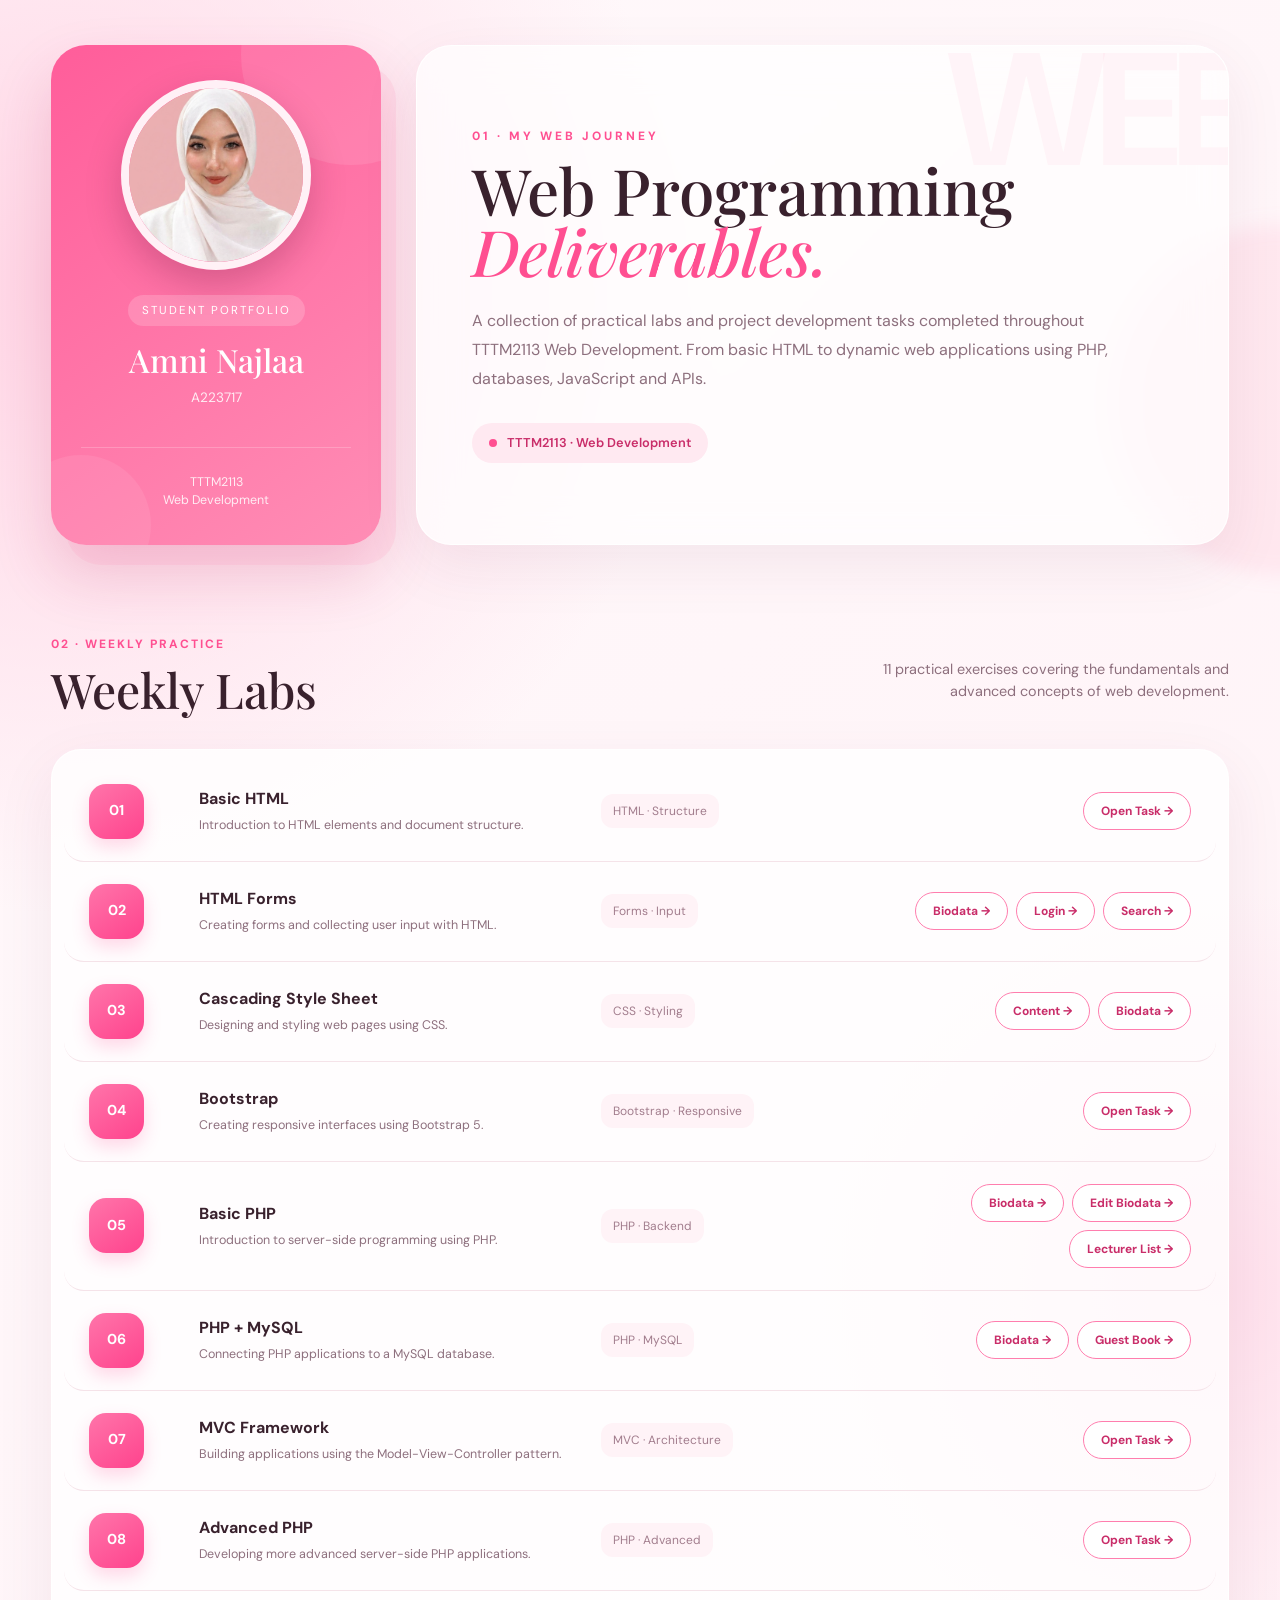
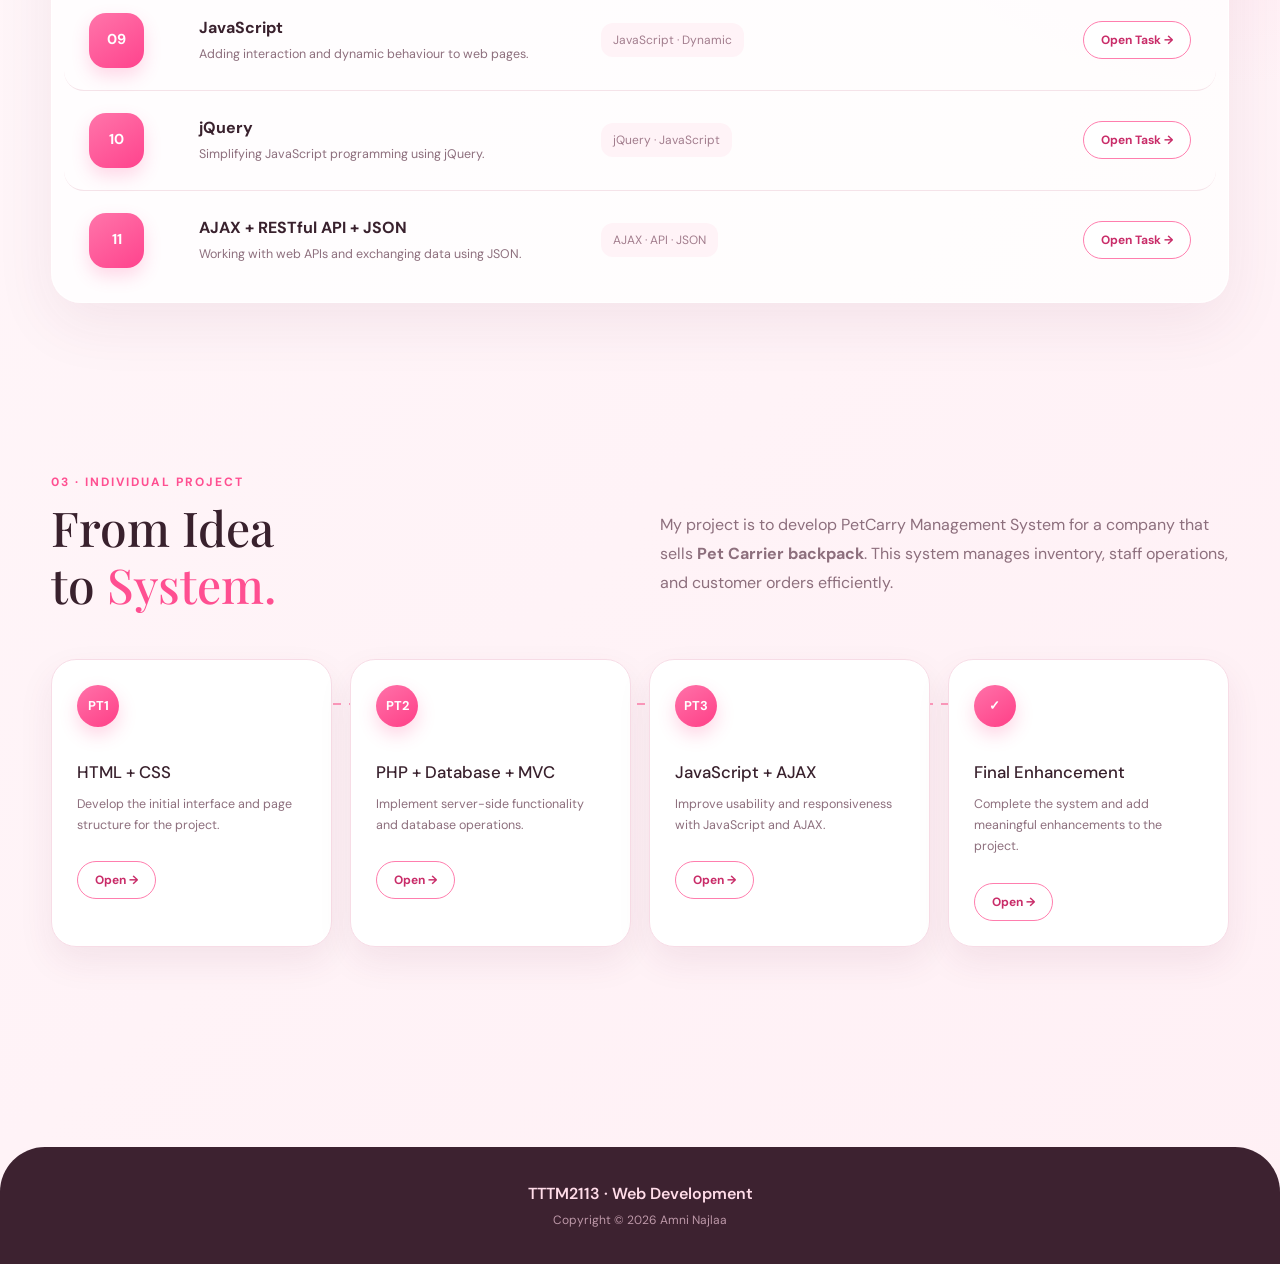
<file: index.html>
<!DOCTYPE html>
<html lang="en">

<head>
  <meta charset="utf-8">
  <meta name="viewport" content="width=device-width, initial-scale=1">

  <title>TTTM2113 Web Development Deliverables</title>

  <!-- Google Fonts -->
  <link href="https://fonts.googleapis.com/css2?family=DM+Sans:wght@400;500;600;700&family=Playfair+Display:ital,wght@0,600;1,400&display=swap" rel="stylesheet">

  <!-- Bootstrap -->
  <link href="https://cdn.jsdelivr.net/npm/bootstrap@5.3.8/dist/css/bootstrap.min.css" rel="stylesheet">

  <style>

    :root {
      --pink: #ff4f91;
      --pink-dark: #c92d69;
      --pink-light: #ffe9f1;
      --pink-soft: #fff7fa;
      --dark: #39212d;
      --muted: #8d6f7d;
      --white: #ffffff;
    }

    * {
      box-sizing: border-box;
    }

    body {
      margin: 0;
      font-family: 'DM Sans', sans-serif;
      color: var(--dark);

      background:
        radial-gradient(circle at 5% 10%, #ffd5e5 0, transparent 22%),
        radial-gradient(circle at 95% 45%, #ffe0ec 0, transparent 20%),
        linear-gradient(135deg, #fff9fb, #fff0f5);

      min-height: 100vh;
      overflow-x: hidden;
    }


    /* =====================================
       DECORATIVE BACKGROUND
    ====================================== */

    body::before {
      content: "";
      position: fixed;

      width: 350px;
      height: 350px;

      border-radius: 50%;

      top: 25%;
      right: -180px;

      background: rgba(255, 105, 160, .10);

      filter: blur(10px);

      pointer-events: none;
    }


    /* =====================================
       MAIN WRAPPER
    ====================================== */

    .main-wrapper {
      width: min(1250px, 92%);
      margin: auto;
      padding: 45px 0 80px;
    }


    /* =====================================
       PROFILE SECTION
    ====================================== */

    .profile-layout {
      display: grid;

      grid-template-columns: 330px 1fr;

      gap: 35px;

      align-items: stretch;

      margin-bottom: 90px;
    }


    /* Profile card */

    .profile-card {
      position: relative;

      min-height: 500px;

      padding: 35px 30px;

      border-radius: 35px;

      background:
        linear-gradient(
          145deg,
          #ff5d9a,
          #ff8db5
        );

      color: white;

      box-shadow:
        15px 20px 0 rgba(255, 125, 170, .12),
        0 30px 60px rgba(190, 47, 100, .20);

      overflow: hidden;
    }


    .profile-card::before {
      content: "";

      position: absolute;

      width: 220px;
      height: 220px;

      border-radius: 50%;

      background: rgba(255,255,255,.10);

      top: -100px;
      right: -80px;
    }


    .profile-card::after {
      content: "";

      position: absolute;

      width: 140px;
      height: 140px;

      border-radius: 50%;

      background: rgba(255,255,255,.08);

      bottom: -50px;
      left: -40px;
    }


    .profile-content {
      position: relative;
      z-index: 2;
      height: 100%;

      display: flex;
      flex-direction: column;
      align-items: center;
      text-align: center;
    }


    .profile-img {
      width: 190px;
      height: 190px;

      object-fit: cover;

      border-radius: 50%;

      border: 8px solid rgba(255,255,255,.9);

      box-shadow:
        0 15px 35px rgba(100, 20, 55, .25);

      margin-bottom: 25px;
    }


    .profile-tag {
      font-size: .72rem;
      letter-spacing: 2px;
      text-transform: uppercase;

      background: rgba(255,255,255,.18);

      padding: 7px 14px;

      border-radius: 30px;

      margin-bottom: 15px;
    }


    .profile-name {
      font-family: 'Playfair Display', serif;

      font-size: 2rem;

      margin-bottom: 8px;
    }


    .profile-id {
      font-size: .85rem;
      opacity: .85;
    }


    .profile-bottom {
      margin-top: auto;

      width: 100%;

      padding-top: 25px;

      border-top: 1px solid rgba(255,255,255,.25);

      font-size: .78rem;

      opacity: .85;
    }


    /* =====================================
       INTRO AREA
    ====================================== */

    .intro {
      position: relative;

      padding: 55px 55px;

      border-radius: 35px;

      background: rgba(255,255,255,.70);

      backdrop-filter: blur(20px);

      border: 1px solid rgba(255,255,255,.9);

      box-shadow:
        0 20px 60px rgba(120, 40, 75, .08);

      overflow: hidden;

      display: flex;
      flex-direction: column;
      justify-content: center;
    }


    .intro::before {
      content: "WEB";

      position: absolute;

      right: -30px;
      top: -55px;

      font-size: 10rem;

      font-weight: 700;

      color: rgba(255, 85, 145, .055);

      letter-spacing: -10px;
    }


    .small-heading {
      color: var(--pink);

      text-transform: uppercase;

      letter-spacing: 3px;

      font-size: .75rem;

      font-weight: 700;

      margin-bottom: 15px;
    }


    .intro h1 {
      font-family: 'Playfair Display', serif;

      font-size: clamp(3rem, 5vw, 5.5rem);

      line-height: .95;

      margin-bottom: 25px;

      max-width: 800px;
    }


    .intro h1 span {
      color: var(--pink);
      font-style: italic;
    }


    .intro-text {
      max-width: 650px;

      color: var(--muted);

      line-height: 1.8;

      margin-bottom: 30px;
    }


    .course-pill {
      display: inline-flex;

      align-items: center;

      gap: 10px;

      width: fit-content;

      padding: 10px 17px;

      border-radius: 50px;

      background: var(--pink-light);

      color: var(--pink-dark);

      font-size: .8rem;

      font-weight: 600;
    }


    .course-dot {
      width: 8px;
      height: 8px;

      border-radius: 50%;

      background: var(--pink);
    }


    /* =====================================
       SECTION HEADER
    ====================================== */

    .section-header {
      display: flex;

      justify-content: space-between;

      align-items: end;

      margin-bottom: 30px;
    }


    .section-number {
      font-size: .75rem;

      letter-spacing: 2px;

      color: var(--pink);

      font-weight: 700;

      margin-bottom: 8px;
    }


    .section-header h2 {
      font-family: 'Playfair Display', serif;

      font-size: 3rem;

      margin: 0;
    }


    .section-description {
      color: var(--muted);

      font-size: .9rem;

      max-width: 350px;

      text-align: right;
    }


    /* =====================================
       LAB TABLE
    ====================================== */

    .lab-board {
      background: rgba(255,255,255,.78);

      border-radius: 30px;

      padding: 12px;

      box-shadow:
        0 20px 60px rgba(120, 40, 75, .08);

      border: 1px solid rgba(255,255,255,.9);
    }


    .lab-row {
      position: relative;

      display: grid;

      grid-template-columns: 90px 1fr 270px 300px;

      align-items: center;

      gap: 20px;

      padding: 22px 25px;

      border-radius: 20px;

      transition: .3s ease;

      border-bottom: 1px solid #f5e3e9;
    }


    .lab-row:last-child {
      border-bottom: none;
    }


    .lab-row:hover {
      background: linear-gradient(
        90deg,
        #fff0f5,
        #fff8fa
      );

      transform: translateX(7px);

      box-shadow:
        0 10px 25px rgba(255, 91, 150, .08);
    }


    .lab-number {
      width: 55px;
      height: 55px;

      display: flex;

      align-items: center;
      justify-content: center;

      border-radius: 17px;

      background:
        linear-gradient(
          145deg,
          #ff75aa,
          #ff438d
        );

      color: white;

      font-weight: 700;

      font-size: .9rem;

      box-shadow:
        0 8px 18px rgba(255, 67, 141, .20);
    }


    .lab-title {
      font-weight: 700;

      font-size: 1rem;

      margin-bottom: 5px;
    }


    .lab-desc {
      color: var(--muted);

      font-size: .78rem;

      margin: 0;

      line-height: 1.5;
    }


    .lab-tech {
      color: #a27d8d;

      font-size: .75rem;

      background: #fff3f7;

      padding: 8px 12px;

      border-radius: 12px;

      width: fit-content;
    }


    .lab-button {
      display: flex;
      flex-wrap: wrap;
      gap: 8px;
      justify-content: flex-end;
    }


    .open-btn {
      display: inline-block;

      padding: 9px 17px;

      border-radius: 50px;

      text-decoration: none;

      background: #fff;

      border: 1px solid #ff7eae;

      color: var(--pink-dark);

      font-size: .75rem;

      font-weight: 700;

      transition: .3s ease;
    }


    .open-btn:hover {
      color: white;

      background: var(--pink);

      transform: translateY(-2px);

      box-shadow:
        0 8px 18px rgba(255, 67, 141, .20);
    }


    /* =====================================
       PROJECT SECTION
    ====================================== */

    .project-section {
      margin-top: 100px;

      padding: 70px 0 20px;
    }


    .project-intro {
      display: grid;

      grid-template-columns: 1fr 1fr;

      gap: 40px;

      margin-bottom: 45px;
    }


    .project-intro h2 {
      font-family: 'Playfair Display', serif;

      font-size: 3rem;

      margin: 0;
    }


    .project-intro p {
      color: var(--muted);

      line-height: 1.8;

      align-self: end;
    }


    /* Project roadmap */

    .project-roadmap {
      position: relative;

      display: grid;

      grid-template-columns: repeat(4, 1fr);

      gap: 18px;
    }


    .project-roadmap::before {
      content: "";

      position: absolute;

      top: 44px;

      left: 9%;

      right: 9%;

      height: 2px;

      background:
        repeating-linear-gradient(
          90deg,
          #ff9cbe 0 8px,
          transparent 8px 16px
        );

      z-index: 0;
    }


    .project-card {
      position: relative;

      z-index: 1;

      min-height: 280px;

      padding: 25px;

      border-radius: 25px;

      background: white;

      border: 1px solid #f7dce6;

      box-shadow:
        0 15px 35px rgba(120, 40, 75, .08);

      transition: .35s ease;
    }


    .project-card:hover {
      transform: translateY(-10px) rotate(-1deg);

      box-shadow:
        0 25px 50px rgba(255, 70, 140, .15);
    }


    .project-icon {
      width: 42px;
      height: 42px;

      border-radius: 50%;

      display: flex;

      align-items: center;
      justify-content: center;

      background:
        linear-gradient(
          145deg,
          #ff72a9,
          #ff3f87
        );

      color: white;

      font-weight: 700;

      font-size: .8rem;

      margin-bottom: 35px;

      box-shadow:
        0 8px 18px rgba(255, 63, 135, .22);
    }


    .project-card h3 {
      font-size: 1.05rem;

      margin-bottom: 12px;
    }


    .project-card p {
      color: var(--muted);

      font-size: .78rem;

      line-height: 1.7;

      margin-bottom: 25px;
    }


    /* =====================================
       FOOTER
    ====================================== */

    footer {
      margin-top: 100px;

      padding: 35px 0;

      text-align: center;

      background: #3d2230;

      color: #ffdce8;

      border-radius: 45px 45px 0 0;
    }


    footer .copyright {
      color: #bd98a8;

      font-size: .75rem;

      margin-top: 5px;
    }


    /* =====================================
       RESPONSIVE
    ====================================== */

    @media (max-width: 1000px) {

      .profile-layout {
        grid-template-columns: 260px 1fr;
      }

      .lab-row {
        grid-template-columns: 70px 1fr 240px;
      }

      .lab-tech {
        display: none;
      }

      .project-roadmap {
        grid-template-columns: repeat(2, 1fr);
      }

      .project-roadmap::before {
        display: none;
      }

    }


    @media (max-width: 768px) {

      .main-wrapper {
        width: 90%;
        padding-top: 25px;
      }

      .profile-layout {
        grid-template-columns: 1fr;
      }

      .profile-card {
        min-height: 430px;
      }

      .intro {
        padding: 40px 30px;
      }

      .intro h1 {
        font-size: 3rem;
      }

      .section-header {
        display: block;
      }

      .section-description {
        text-align: left;

        margin-top: 10px;
      }

      .lab-row {
        grid-template-columns: 55px 1fr;

        gap: 15px;

        padding: 18px 15px;
      }

      .lab-button {
        grid-column: 2;

        justify-content: flex-start;
      }

      .project-intro {
        grid-template-columns: 1fr;
      }

      .project-roadmap {
        grid-template-columns: 1fr;
      }

    }

  </style>
</head>


<body>


  <main class="main-wrapper">


    <!-- ==================================
         PROFILE + INTRO
    =================================== -->

    <section class="profile-layout">


      <!-- PROFILE -->

      <div class="profile-card">

        <div class="profile-content">

          <img
            src="face.jpg"
            alt="Student photo"
            class="profile-img"
          >

          <div class="profile-tag">
            Student Portfolio
          </div>

          <h2 class="profile-name">
            Amni Najlaa
          </h2>

          <p class="profile-id">
            A223717
          </p>

          <div class="profile-bottom">
            TTTM2113<br>
            Web Development
          </div>

        </div>

      </div>


      <!-- INTRO -->

      <div class="intro">

        <div class="small-heading">
          01 · My Web Journey
        </div>

        <h1>
          Web Programming
          <span>Deliverables.</span>
        </h1>

        <p class="intro-text">
          A collection of practical labs and project development
          tasks completed throughout TTTM2113 Web Development.
          From basic HTML to dynamic web applications using PHP,
          databases, JavaScript and APIs.
        </p>

        <div class="course-pill">

          <span class="course-dot"></span>

          TTTM2113 · Web Development

        </div>

      </div>


    </section>



    <!-- ==================================
         WEEKLY LABS
    =================================== -->

    <section>


      <div class="section-header">

        <div>

          <div class="section-number">
            02 · WEEKLY PRACTICE
          </div>

          <h2>
            Weekly Labs
          </h2>

        </div>

        <p class="section-description">
          11 practical exercises covering the fundamentals
          and advanced concepts of web development.
        </p>

      </div>


      <div class="lab-board">


        <!-- LAB 1 -->

        <div class="lab-row">

          <div class="lab-number">
            01
          </div>

          <div>

            <div class="lab-title">
              Basic HTML
            </div>

            <p class="lab-desc">
              Introduction to HTML elements and document structure.
            </p>

          </div>

          <div class="lab-tech">
            HTML · Structure
          </div>

          <div class="lab-button">

            <a
              href="lab-1/"
              class="open-btn"
            >
              Open Task →
            </a>

          </div>

        </div>



        <!-- LAB 2 -->

        <div class="lab-row">

          <div class="lab-number">
            02
          </div>

          <div>

            <div class="lab-title">
              HTML Forms
            </div>

            <p class="lab-desc">
              Creating forms and collecting user input with HTML.
            </p>

          </div>

          <div class="lab-tech">
            Forms · Input
          </div>

          <div class="lab-button">

            <a href="lab-2/biodata.html" class="open-btn">
             Biodata →
            </a>

            <a href="lab-2/login.html" class="open-btn">
             Login →
            </a>

            <a href="lab-2/search.html" class="open-btn">
             Search →
            </a>

          </div>

        </div>



        <!-- LAB 3 -->

        <div class="lab-row">

          <div class="lab-number">
            03
          </div>

          <div>

            <div class="lab-title">
              Cascading Style Sheet
            </div>

            <p class="lab-desc">
              Designing and styling web pages using CSS.
            </p>

          </div>

          <div class="lab-tech">
            CSS · Styling
          </div>

          <div class="lab-button">

            <a href="lab-3/content.html" class="open-btn">
              Content →
            </a>

             <a href="lab-3/biodata.php" class="open-btn">
              Biodata →
            </a>

          </div>

        </div>



        <!-- LAB 4 -->

        <div class="lab-row">

          <div class="lab-number">
            04
          </div>

          <div>

            <div class="lab-title">
              Bootstrap
            </div>

            <p class="lab-desc">
              Creating responsive interfaces using Bootstrap 5.
            </p>

          </div>

          <div class="lab-tech">
            Bootstrap · Responsive
          </div>

          <div class="lab-button">

            <a href="lab-4/cv.html" class="open-btn">
              Open Task →
            </a>

          </div>

        </div>



        <!-- LAB 5 -->

        <div class="lab-row">

          <div class="lab-number">
            05
          </div>

          <div>

            <div class="lab-title">
              Basic PHP
            </div>

            <p class="lab-desc">
              Introduction to server-side programming using PHP.
            </p>

          </div>

          <div class="lab-tech">
            PHP · Backend
          </div>

          <div class="lab-button">

            <a href="lab-5/biodata.php" class="open-btn">
              Biodata →
            </a>

            <a href="lab-5/edit_bio.php" class="open-btn">
              Edit Biodata →
            </a>

            <a href="lab-5/lecturer_list.php" class="open-btn">
              Lecturer List →
            </a>

          </div>

        </div>



        <!-- LAB 6 -->

        <div class="lab-row">

          <div class="lab-number">
            06
          </div>

          <div>

            <div class="lab-title">
              PHP + MySQL
            </div>

            <p class="lab-desc">
              Connecting PHP applications to a MySQL database.
            </p>

          </div>

          <div class="lab-tech">
            PHP · MySQL
          </div>

          <div class="lab-button">

             <a href="lab-6/biodata.php" class="open-btn">
              Biodata →
            </a>

            <a href="lab-6/index.php" class="open-btn">
              Guest Book →
            </a>

          </div>

        </div>



        <!-- LAB 7 -->

        <div class="lab-row">

          <div class="lab-number">
            07
          </div>

          <div>

            <div class="lab-title">
              MVC Framework
            </div>

            <p class="lab-desc">
              Building applications using the Model-View-Controller pattern.
            </p>

          </div>

          <div class="lab-tech">
            MVC · Architecture
          </div>

          <div class="lab-button">

            <a href="#" class="open-btn">
              Open Task →
            </a>

          </div>

        </div>



        <!-- LAB 8 -->

        <div class="lab-row">

          <div class="lab-number">
            08
          </div>

          <div>

            <div class="lab-title">
              Advanced PHP
            </div>

            <p class="lab-desc">
              Developing more advanced server-side PHP applications.
            </p>

          </div>

          <div class="lab-tech">
            PHP · Advanced
          </div>

          <div class="lab-button">

            <a href="#" class="open-btn">
              Open Task →
            </a>

          </div>

        </div>



        <!-- LAB 9 -->

        <div class="lab-row">

          <div class="lab-number">
            09
          </div>

          <div>

            <div class="lab-title">
              JavaScript
            </div>

            <p class="lab-desc">
              Adding interaction and dynamic behaviour to web pages.
            </p>

          </div>

          <div class="lab-tech">
            JavaScript · Dynamic
          </div>

          <div class="lab-button">

            <a href="#" class="open-btn">
              Open Task →
            </a>

          </div>

        </div>



        <!-- LAB 10 -->

        <div class="lab-row">

          <div class="lab-number">
            10
          </div>

          <div>

            <div class="lab-title">
              jQuery
            </div>

            <p class="lab-desc">
              Simplifying JavaScript programming using jQuery.
            </p>

          </div>

          <div class="lab-tech">
            jQuery · JavaScript
          </div>

          <div class="lab-button">

            <a href="#" class="open-btn">
              Open Task →
            </a>

          </div>

        </div>



        <!-- LAB 11 -->

        <div class="lab-row">

          <div class="lab-number">
            11
          </div>

          <div>

            <div class="lab-title">
              AJAX + RESTful API + JSON
            </div>

            <p class="lab-desc">
              Working with web APIs and exchanging data using JSON.
            </p>

          </div>

          <div class="lab-tech">
            AJAX · API · JSON
          </div>

          <div class="lab-button">

            <a href="#" class="open-btn">
              Open Task →
            </a>

          </div>

        </div>


      </div>

    </section>



    <!-- ==================================
         INDIVIDUAL PROJECT
    =================================== -->

    <section class="project-section">


      <div class="project-intro">

        <div>

          <div class="section-number">
            03 · INDIVIDUAL PROJECT
          </div>

          <h2>
            From Idea<br>
            to <span style="color:#ff4f91;">System.</span>
          </h2>

        </div>


        <p>
          My project is to develop PetCarry Management System for a company that sells
          <strong>Pet Carrier backpack</strong>.
          This system manages inventory, staff operations,
          and customer orders efficiently.
        </p>

      </div>



      <!-- ROADMAP -->

      <div class="project-roadmap">


        <!-- TASK 1 -->

        <div class="project-card">

          <div class="project-icon">
            PT1
          </div>

          <h3>
            HTML + CSS
          </h3>

          <p>
            Develop the initial interface and page structure
            for the project.
          </p>

          <a
            href="pt1/home.php"
            class="open-btn"
          >
            Open →
          </a>

        </div>



        <!-- TASK 2 -->

        <div class="project-card">

          <div class="project-icon">
            PT2
          </div>

          <h3>
            PHP + Database + MVC
          </h3>

          <p>
            Implement server-side functionality and
            database operations.
          </p>

          <a
            href="#"
            class="open-btn"
          >
            Open →
          </a>

        </div>



        <!-- TASK 3 -->

        <div class="project-card">

          <div class="project-icon">
            PT3
          </div>

          <h3>
            JavaScript + AJAX
          </h3>

          <p>
            Improve usability and responsiveness with
            JavaScript and AJAX.
          </p>

          <a
            href="#"
            class="open-btn"
          >
            Open →
          </a>

        </div>



        <!-- FINAL -->

        <div class="project-card">

          <div class="project-icon">
            ✓
          </div>

          <h3>
            Final Enhancement
          </h3>

          <p>
            Complete the system and add meaningful
            enhancements to the project.
          </p>

          <a
            href="#"
            class="open-btn"
          >
            Open →
          </a>

        </div>


      </div>

    </section>


  </main>



  <!-- ==================================
       FOOTER
  =================================== -->

  <footer>

    <div class="container">

      <div class="fw-semibold">
        TTTM2113 · Web Development
      </div>

      <div class="copyright">
        Copyright © 2026 Amni Najlaa
      </div>

    </div>

  </footer>



  <script src="https://cdn.jsdelivr.net/npm/bootstrap@5.3.8/dist/js/bootstrap.bundle.min.js"></script>

</body>

</html>
</file>
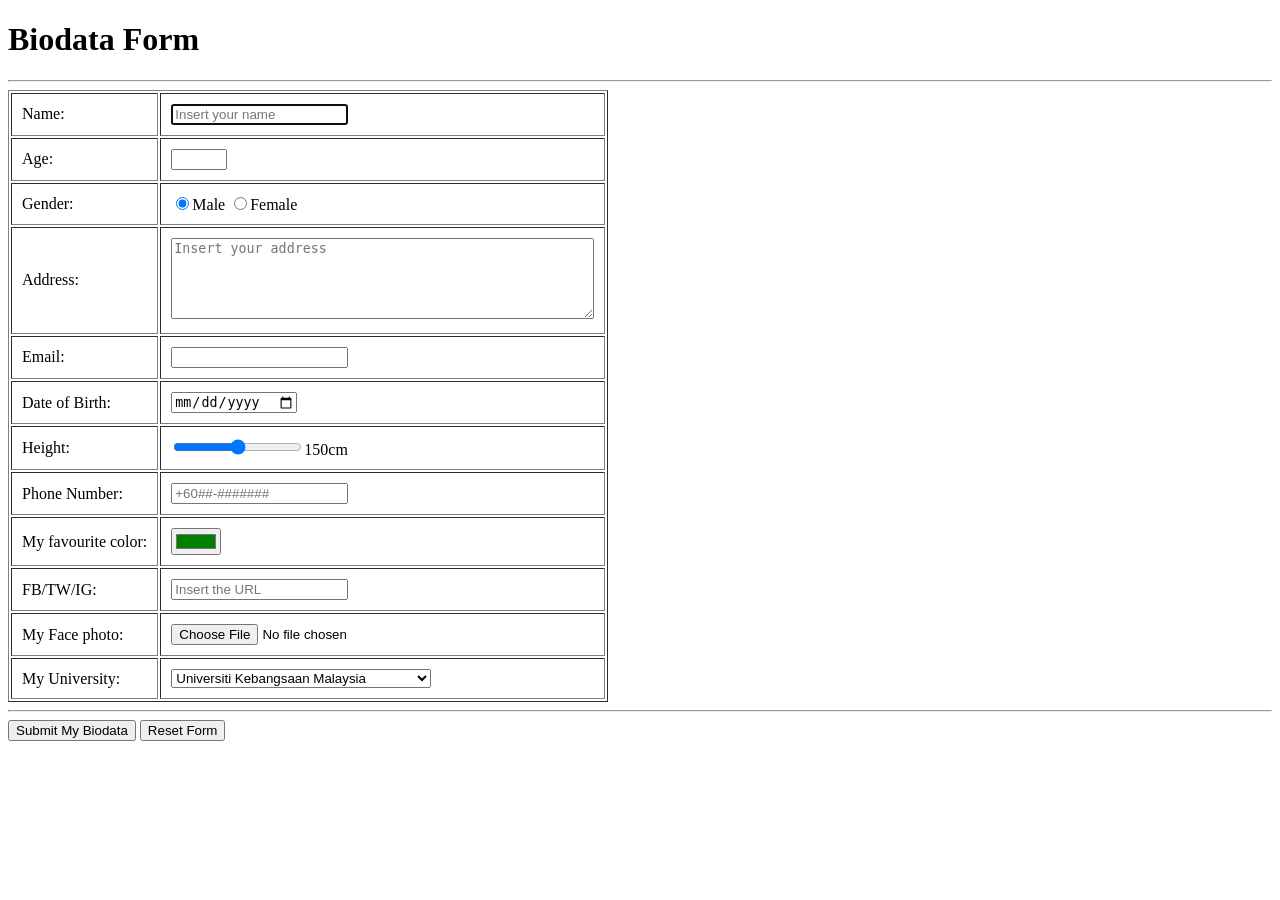
<file: lab-2/biodata.html>
<!--
Matric Number: A223717
Name: AMNI NAJLAA
-->
<!DOCTYPE html>
<html>
<head>
  <title>Biodata</title>
</head>
<body>
<h1>Biodata Form</h1>
<hr>
<form action="http://lrgs.ftsm.ukm.my/users/a123456/lab-2/validate_biodata.php" method="post" enctype="multipart/form-data">
  <table border="1" cellpadding="10">
    <tr>
      <td>Name:</td>
      <td><input type="text" name="name" placeholder="Insert your name" autofocus required
                 pattern="[A-Z][a-z ]+(\s[A-Z][a-z ]+)*" title="Name must be in Title Case"></td>
    </tr>
    <tr>
      <td>Age:</td>
      <td><input type="number" name="age" min="0" max="100" step="1" required></td>
    </tr>
    <tr>
      <td>Gender:</td>
      <td><input type="radio" name="gender" id="male" value="male" checked required><label for="male">Male</label>
          <input type="radio" name="gender" id="female" value="female" required><label for="female">Female</label></td>
    </tr>
    <tr>
      <td>Address:</td>
      <td><textarea name="address" cols="50" rows="5" placeholder="Insert your address" required></textarea></td>
    </tr>
    <tr>
      <td>Email:</td>
      <td><input type="email" name="email" id="emailId" required
                 pattern="[^@\s]+@[^@\s]*ukm[^@\s]*"
                 title="Email must contain the word ukm"></td>
    </tr>
    <tr>
      <td>Date of Birth:</td>
      <td><input type="date" name="dob" id="dobId" required></td>
    </tr>

    <tr>
      <td>Height:</td>
      <td><input type="range" name="height" id="heightId" min="100" max="200" value="150" oninput="outputId.value = heightId.value"><output id="outputId">150</output>cm</td>
    </tr>
     <tr>
      <td>Phone Number:</td>
      <td><input type="tel" name="phone" id="phoneId" placeholder="+60##-#######" required
                 pattern="(\+60|0060)[0-9]{1,2}-?[0-9]{7,8}"
                 title="Must begin with +60 or 0060"></td>
    </tr>
    <tr>
      <td>My favourite color:</td>
      <td><input type="color" name="color" id="colorId" value="#008000" required></td>
    </tr>
    <tr>
      <td>FB/TW/IG:</td>
      <td><input type="url" name="fbtwig" id="fbtwigId" placeholder="Insert the URL" required></td>
    </tr>
    <tr>
      <td>My Face photo:</td>
      <td><input type="file" name="photo" id="photoId" accept="image/*" required></td>
    </tr>
    <tr>
      <td>My University:</td>
      <td>
        <select name="university" placeholder="Insert your university name" required>
          <option value="">Select your university</option>
          <option value="UM">University of Malaya</option>
          <option value="UPM">University Putra Malaysia</option>
          <option value="USM">University Sains Malaysia</option>
          <option value="UIAM">International Islamic University Malaysia</option>
          <option value="UTM">University Technology Malaysia</option>
          <option value="UTP">University Technology Petronas</option>
          <option value="UUM">University Utara Malaysia</option>
          <option value="UTHM">University Tun Hussein Onn Malaysia</option>
          <option value="UKM" selected>Universiti Kebangsaan Malaysia</option>
        </select>
      </td>
    </tr>
  </table>
<hr>
<input type="hidden" name="matricnum" value="A223717">
<button type="submit" name="biodata_form" value="Submit My Biodata">Submit My Biodata
</button>
<input type="reset" name="reset_form" value="Reset Form">
</form>
 
</body>
</html>
</file>
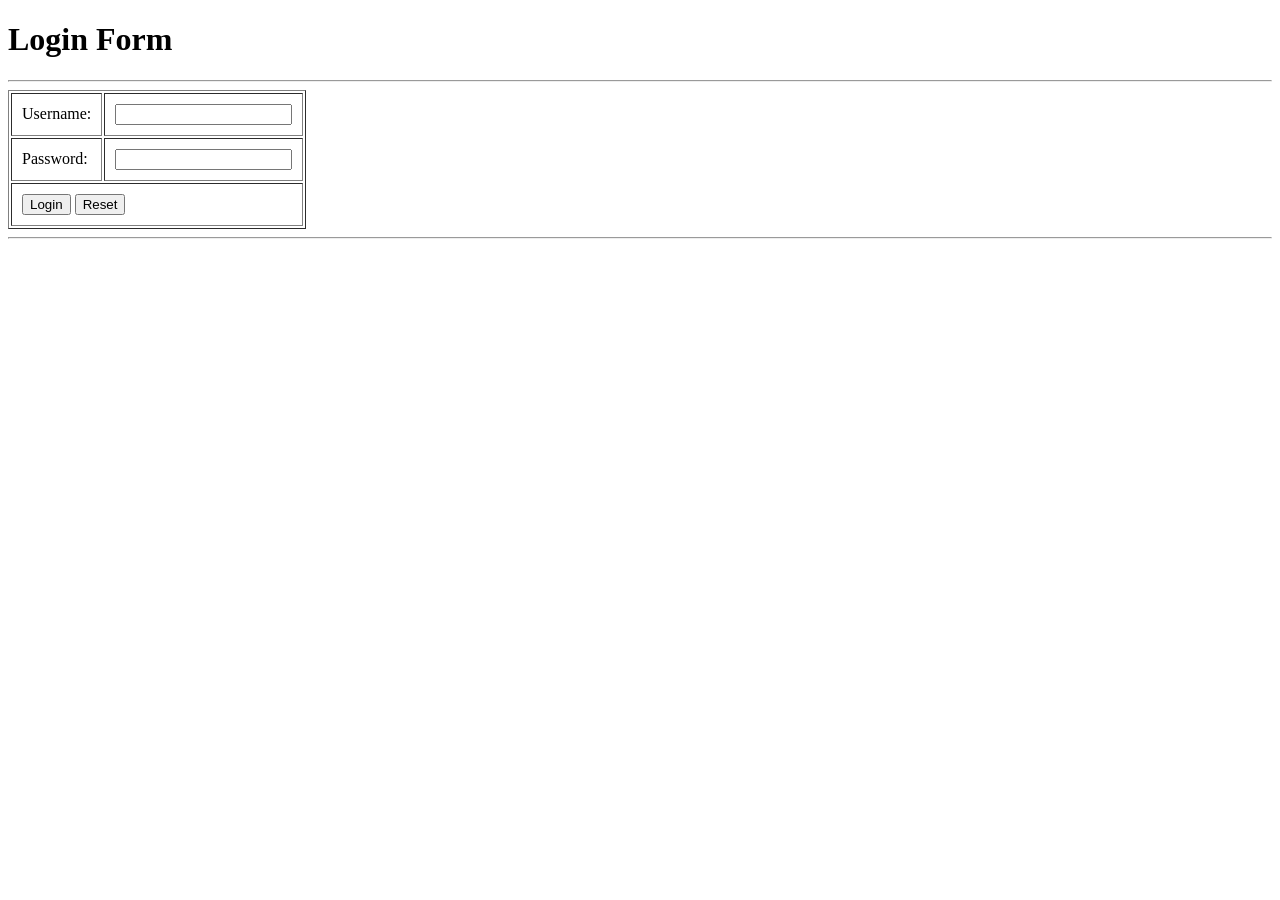
<file: lab-2/login.html>
<!DOCTYPE html>
<html>
<head>
  <title>Login Form</title>
</head>
<body>
<h1>Login Form</h1>
<hr>
<form action="http://lrgs.ftsm.ukm.my/users/a123456/lab-2/process_login.php" method="post">
  <table border="1" cellpadding="10">
    <tr>
      <td>Username:</td>
      <td><input type="text" name="username" required></td>
    </tr>
    <tr>
      <td>Password:</td>
      <td><input type="password" name="password" required></td>
    </tr> 
    <tr>
      <td colspan="2">
        <input type="hidden" name="matricnum" value="a223717">
        <input type="submit" name="login_form" value="Login">
        <input type="reset" value="Reset">
      </td>
    </tr>
  </table>
<hr>

</form>
</body>
</html>
</file>
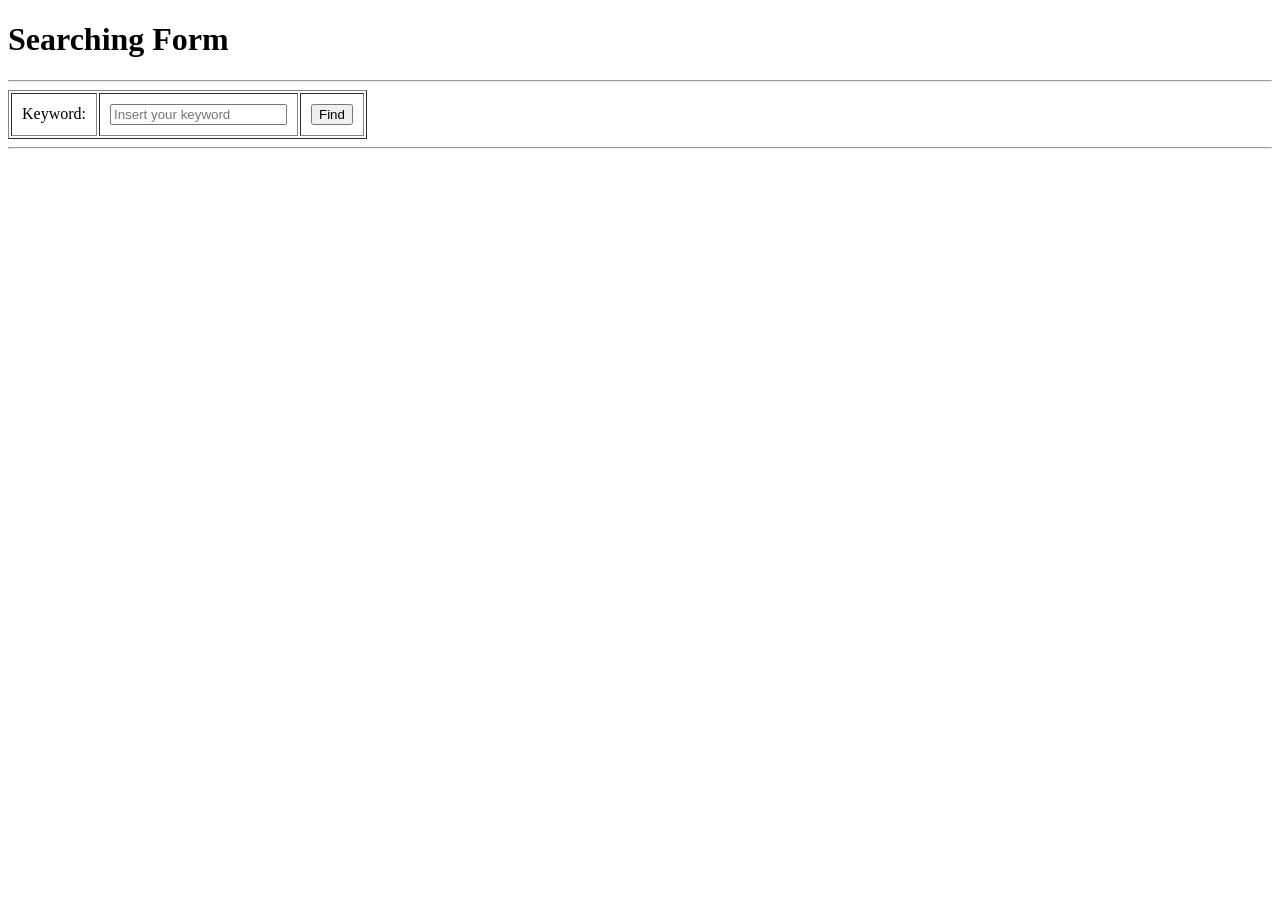
<file: lab-2/search.html>
<!DOCTYPE html>
<html>
<head>
  <title>Searching Form</title>
</head>
<body>
<h1>Searching Form</h1>
<hr>
<form action="http://lrgs.ftsm.ukm.my/users/a123456/lab-2/process_search.php" method="post">
  <table border="1" cellpadding="10">
    <tr>
      <td>Keyword:</td>
      <td><input type="search" name="keyword" placeholder="Insert your keyword" required></td>
      <td><input type="submit" name="search_form" value="Find"></td>
    </tr>
  </table>
<hr>
<input type="hidden" name="matricnum" value="a223717">
</form>
</body>
</html>
</file>
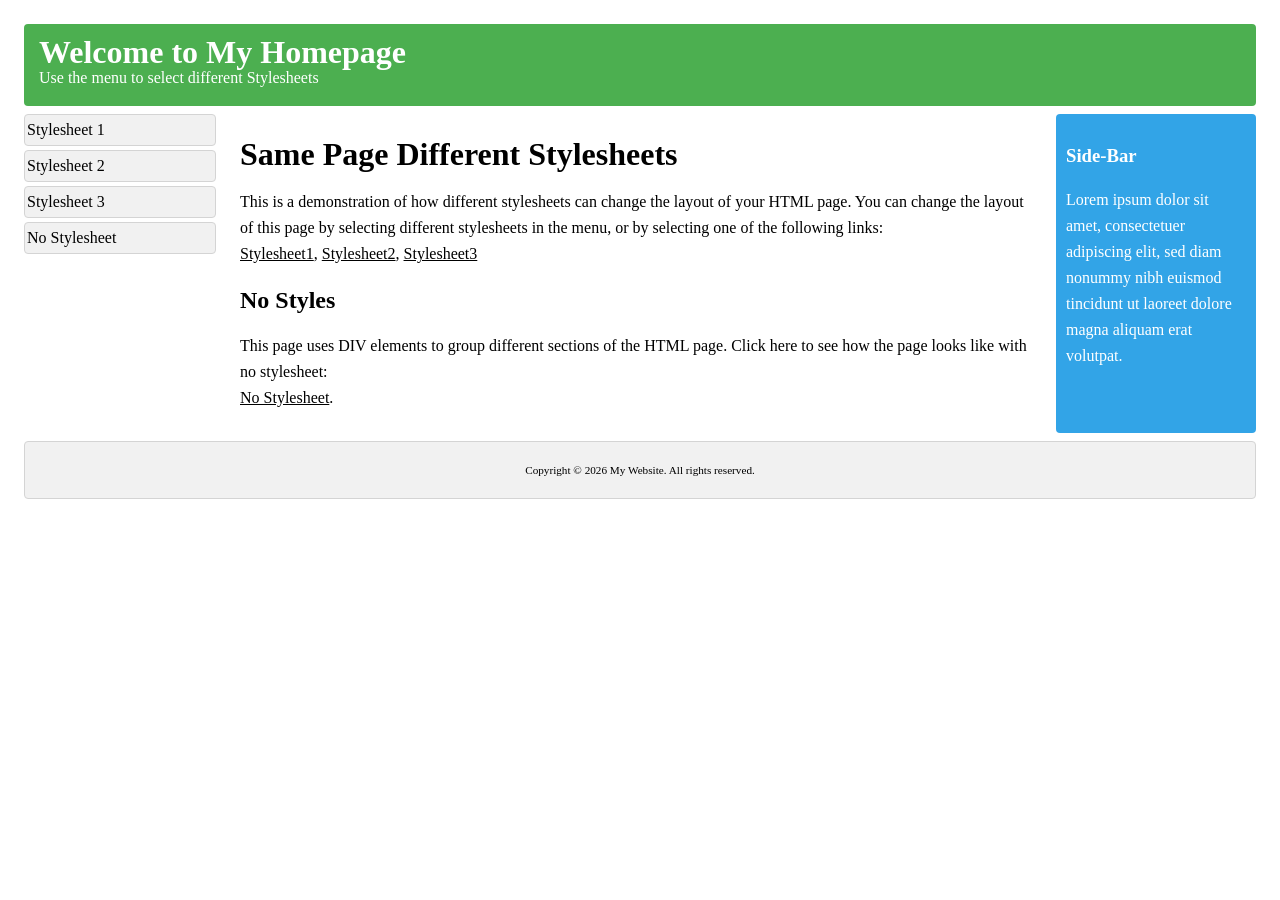
<file: lab-3/content.html>
<!DOCTYPE html>
<html>
<head>
<title>Cascading Style Sheets</title>
   <link id="mycss" rel="stylesheet" href="style1.css">
</head>
<body>
 
<div class="wrapper">
 
  <div id="top">
    <h1>Welcome to My Homepage</h1>
    <p>Use the menu to select different Stylesheets</p>
  </div>
 
  <div class="wrapper">
 
    <div id="menubar">
      <ul id="menulist">
        <li class="menuitem" onclick="changeCSS('style1.css'); return false;">Stylesheet 1
        <li class="menuitem" onclick="changeCSS('style2.css'); return false;">Stylesheet 2
        <li class="menuitem" onclick="changeCSS('style3.css'); return false;">Stylesheet 3
        <li class="menuitem" onclick="changeCSS(''); return false;">No Stylesheet
      </ul>
    </div>
 
    <div id="main">
      <h1>Same Page Different Stylesheets</h1>
      <p>
        This is a demonstration of how different stylesheets can change the layout of your HTML page. You can change the layout of this page by selecting different stylesheets in the menu, or by selecting one of the following links:<br>
        <a href="#" onclick="changeCSS('style1.css'); return false;">Stylesheet1</a>,
        <a href="#" onclick="changeCSS('style2.css'); return false;">Stylesheet2</a>,
        <a href="#" onclick="changeCSS('style3.css'); return false;">Stylesheet3</a>
      </p>
      <h2>No Styles</h2>
      <p>
      This page uses DIV elements to group different sections of the HTML page. Click here to see how the page looks like with no stylesheet:<br><a href="#" onclick="changeCSS(''); return false;">No Stylesheet</a>.
      </p>
    </div>
     
    <div id="sidebar">
      <h3>Side-Bar</h3>
    <p>
      Lorem ipsum dolor sit amet, consectetuer adipiscing elit, sed diam nonummy nibh euismod tincidunt ut laoreet dolore magna aliquam erat volutpat.
    </p>
    </div>
 
  </div> 
 
  <div id="bottom">
    <p>Copyright &copy; 2026 My Website. All rights reserved.</p>
  </div>
 
</div>
 
</body>
</html>
 
<script>
    function changeCSS(filename) {
        document.getElementById("mycss").href = filename;
    }
</script>
</file>
<file: lab-3/style1.css>
body {
    font: 100% Lucida Sans, Verdana;
    margin: 20px;
    line-height: 26px;
}
.wrapper {
    position: relative;
    overflow: auto;
}
#top {
    background-color: #4CAF50;
    color: #ffffff;
    padding: 15px;
}
#menubar {
    width: 200px;
    float:left
}
#main {
    padding: 10px;
    margin: 0 210px;
}
#sidebar {
    background-color: #32a4e7;
    color: #ffffff;
    padding: 10px;
    width: 180px;
    bottom: 0;
    top: 0;
    right: 0;
    position: absolute;
}
#bottom {
    border: 1px solid #d4d4d4;
    background-color: #f1f1f1;
    text-align: center;
    padding: 10px;
    font-size: 70%;
    line-height: 14px;
}
#top, #sidebar, #bottom, .menuitem {
    border-radius: 4px;
    margin: 4px;
}
#top h1, #top p, #menulist {
    margin: 0;
    padding: 0;
}
.menuitem {
    background-color: #f1f1f1;
    border: 1px solid #d4d4d4;
    list-style-type: none;
    padding: 2px;
    cursor: pointer;
}
.menuitem:hover {
    background-color: #ffffff;
}
a {
    color: #000000;
    text-decoration: underline;
}
a:hover {
    text-decoration: none;
}
</file>
